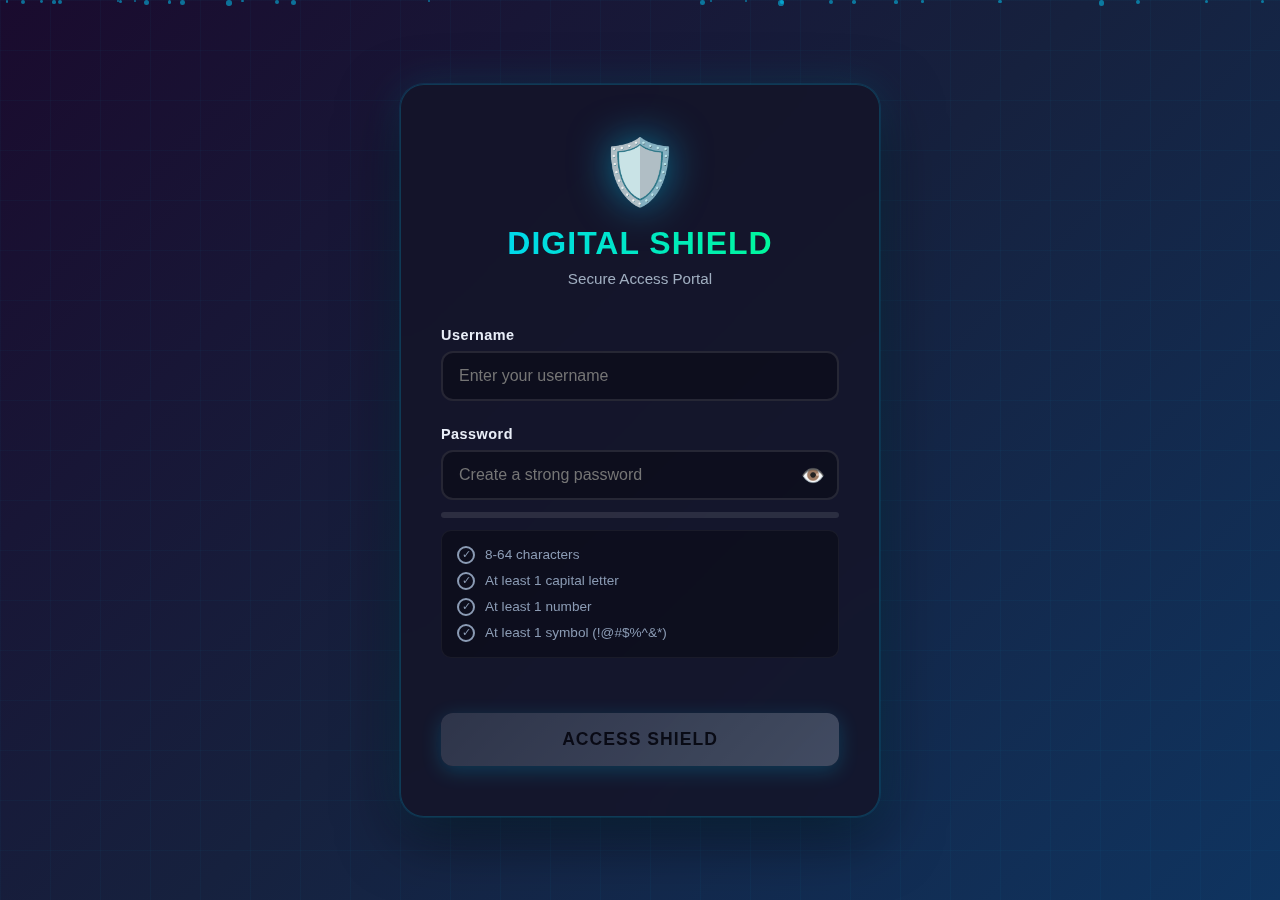
<file: signup.html>
<!DOCTYPE html>
<html lang="en">
<head>
  <meta charset="UTF-8">
  <meta name="viewport" content="width=device-width, initial-scale=1.0">
  <title>Digital Shield - Secure Access</title>
  <style>
    * {
      box-sizing: border-box;
      margin: 0;
      padding: 0;
    }

    body {
      font-family: 'Inter', 'Segoe UI', sans-serif;
      background: linear-gradient(135deg, #1a0b2e 0%, #16213e 50%, #0f3460 100%);
      min-height: 100vh;
      display: flex;
      align-items: center;
      justify-content: center;
      color: #fff;
      overflow: hidden;
      position: relative;
    }

    /* Animated background particles */
    .particles {
      position: absolute;
      top: 0;
      left: 0;
      width: 100%;
      height: 100%;
      overflow: hidden;
      z-index: 0;
    }

    .particle {
      position: absolute;
      background: rgba(0, 209, 255, 0.5);
      border-radius: 50%;
      animation: float 15s infinite ease-in-out;
    }

    @keyframes float {
      0%, 100% { transform: translateY(0) translateX(0); opacity: 0; }
      10% { opacity: 1; }
      90% { opacity: 1; }
      100% { transform: translateY(-100vh) translateX(50px); opacity: 0; }
    }

    /* Security grid background */
    .grid-bg {
      position: absolute;
      top: 0;
      left: 0;
      width: 100%;
      height: 100%;
      background-image: 
        linear-gradient(rgba(0, 209, 255, 0.03) 1px, transparent 1px),
        linear-gradient(90deg, rgba(0, 209, 255, 0.03) 1px, transparent 1px);
      background-size: 50px 50px;
      animation: gridMove 20s linear infinite;
      z-index: 0;
    }

    @keyframes gridMove {
      0% { transform: translate(0, 0); }
      100% { transform: translate(50px, 50px); }
    }

    /* Main container */
    .signup-container {
      position: relative;
      z-index: 1;
      width: 90%;
      max-width: 480px;
      background: rgba(20, 20, 40, 0.85);
      border-radius: 24px;
      padding: 50px 40px;
      backdrop-filter: blur(20px);
      border: 1px solid rgba(0, 209, 255, 0.2);
      box-shadow: 
        0 0 0 1px rgba(0, 209, 255, 0.1),
        0 20px 60px rgba(0, 0, 0, 0.5),
        0 0 40px rgba(0, 209, 255, 0.15);
      animation: containerEntry 0.6s cubic-bezier(0.175, 0.885, 0.32, 1.275);
    }

    @keyframes containerEntry {
      from {
        opacity: 0;
        transform: translateY(30px) scale(0.9);
      }
      to {
        opacity: 1;
        transform: translateY(0) scale(1);
      }
    }

    /* Header */
    .header {
      text-align: center;
      margin-bottom: 40px;
    }

    .shield-icon {
      font-size: 4rem;
      margin-bottom: 15px;
      display: inline-block;
      animation: shieldPulse 3s ease-in-out infinite;
      filter: drop-shadow(0 0 20px rgba(0, 209, 255, 0.5));
    }

    @keyframes shieldPulse {
      0%, 100% { transform: scale(1); }
      50% { transform: scale(1.1); }
    }

    .title {
      font-size: 2rem;
      font-weight: 900;
      background: linear-gradient(90deg, #00d1ff, #00ff88);
      -webkit-background-clip: text;
      background-clip: text;
      color: transparent;
      margin-bottom: 8px;
      letter-spacing: 1px;
    }

    .subtitle {
      color: #a0aec0;
      font-size: 0.95rem;
    }

    /* Form */
    .form-group {
      margin-bottom: 25px;
    }

    label {
      display: block;
      margin-bottom: 8px;
      font-weight: 600;
      color: #e9eef8;
      font-size: 0.9rem;
      letter-spacing: 0.5px;
    }

    .input-wrapper {
      position: relative;
    }

    input {
      width: 100%;
      padding: 14px 16px;
      border-radius: 12px;
      border: 2px solid rgba(255, 255, 255, 0.1);
      background: rgba(0, 0, 0, 0.3);
      color: #fff;
      font-size: 1rem;
      transition: all 0.3s ease;
      outline: none;
    }

    input:focus {
      border-color: #00d1ff;
      box-shadow: 0 0 0 3px rgba(0, 209, 255, 0.1);
      background: rgba(0, 0, 0, 0.5);
    }

    input.error {
      border-color: #ff0055;
      animation: shake 0.5s;
    }

    @keyframes shake {
      0%, 100% { transform: translateX(0); }
      25% { transform: translateX(-10px); }
      75% { transform: translateX(10px); }
    }

    input.success {
      border-color: #00ff88;
    }

    /* Password strength bar */
    .strength-meter {
      margin-top: 12px;
      height: 6px;
      background: rgba(255, 255, 255, 0.1);
      border-radius: 3px;
      overflow: hidden;
      position: relative;
    }

    .strength-bar {
      height: 100%;
      width: 0%;
      transition: all 0.3s ease;
      border-radius: 3px;
    }

    .strength-bar.weak {
      width: 33%;
      background: linear-gradient(90deg, #ff0055, #ff4444);
    }

    .strength-bar.medium {
      width: 66%;
      background: linear-gradient(90deg, #fbbf24, #f59e0b);
    }

    .strength-bar.strong {
      width: 100%;
      background: linear-gradient(90deg, #00ff88, #00d1ff);
      box-shadow: 0 0 10px rgba(0, 255, 136, 0.5);
    }

    .strength-text {
      margin-top: 8px;
      font-size: 0.85rem;
      font-weight: 600;
      text-align: right;
    }

    .strength-text.weak { color: #ff0055; }
    .strength-text.medium { color: #fbbf24; }
    .strength-text.strong { color: #00ff88; }

    /* Requirements checklist */
    .requirements {
      margin-top: 12px;
      padding: 15px;
      background: rgba(0, 0, 0, 0.3);
      border-radius: 10px;
      border: 1px solid rgba(255, 255, 255, 0.05);
    }

    .requirement {
      display: flex;
      align-items: center;
      gap: 10px;
      font-size: 0.85rem;
      color: #8b9bb4;
      margin-bottom: 8px;
      transition: all 0.3s ease;
    }

    .requirement:last-child {
      margin-bottom: 0;
    }

    .requirement-icon {
      width: 18px;
      height: 18px;
      border-radius: 50%;
      border: 2px solid #8b9bb4;
      display: flex;
      align-items: center;
      justify-content: center;
      font-size: 0.7rem;
      transition: all 0.3s ease;
    }

    .requirement.met {
      color: #00ff88;
    }

    .requirement.met .requirement-icon {
      border-color: #00ff88;
      background: #00ff88;
      color: #000;
    }

    /* Toggle password visibility */
    .toggle-password {
      position: absolute;
      right: 14px;
      top: 50%;
      transform: translateY(-50%);
      cursor: pointer;
      font-size: 1.2rem;
      color: #8b9bb4;
      transition: color 0.3s ease;
    }

    .toggle-password:hover {
      color: #00d1ff;
    }

    /* Submit button */
    .submit-btn {
      width: 100%;
      padding: 16px;
      border-radius: 12px;
      border: none;
      background: linear-gradient(135deg, #00d1ff, #00ff88);
      color: #000;
      font-size: 1.1rem;
      font-weight: 800;
      letter-spacing: 1px;
      cursor: pointer;
      transition: all 0.3s cubic-bezier(0.175, 0.885, 0.32, 1.275);
      box-shadow: 0 5px 20px rgba(0, 209, 255, 0.4);
      margin-top: 30px;
    }

    .submit-btn:hover:not(:disabled) {
      transform: translateY(-3px);
      box-shadow: 0 8px 30px rgba(0, 255, 136, 0.6);
    }

    .submit-btn:active:not(:disabled) {
      transform: translateY(-1px);
    }

    .submit-btn:disabled {
      opacity: 0.5;
      cursor: not-allowed;
      background: linear-gradient(135deg, #4a5568, #718096);
    }

    /* Error message */
    .error-message {
      margin-top: 10px;
      padding: 12px;
      background: rgba(255, 0, 85, 0.1);
      border: 1px solid rgba(255, 0, 85, 0.3);
      border-radius: 8px;
      color: #ff0055;
      font-size: 0.85rem;
      display: none;
      animation: slideDown 0.3s ease;
    }

    @keyframes slideDown {
      from {
        opacity: 0;
        transform: translateY(-10px);
      }
      to {
        opacity: 1;
        transform: translateY(0);
      }
    }

    .error-message.show {
      display: block;
    }

    /* Success screen */
    .success-screen {
      display: none;
      text-align: center;
      animation: successEntry 0.6s cubic-bezier(0.175, 0.885, 0.32, 1.275);
    }

    @keyframes successEntry {
      from {
        opacity: 0;
        transform: scale(0.8);
      }
      to {
        opacity: 1;
        transform: scale(1);
      }
    }

    .success-screen.show {
      display: block;
    }

    .success-icon {
      font-size: 5rem;
      margin-bottom: 20px;
      animation: successPulse 1s ease-in-out;
    }

    @keyframes successPulse {
      0% { transform: scale(0); opacity: 0; }
      50% { transform: scale(1.2); }
      100% { transform: scale(1); opacity: 1; }
    }

    .success-title {
      font-size: 2rem;
      font-weight: 900;
      color: #00ff88;
      margin-bottom: 15px;
    }

    .success-message {
      color: #a0aec0;
      font-size: 1.1rem;
      margin-bottom: 30px;
    }

    .redirect-btn {
      display: inline-block;
      padding: 14px 40px;
      border-radius: 12px;
      background: linear-gradient(135deg, #00d1ff, #00ff88);
      color: #000;
      text-decoration: none;
      font-weight: 700;
      letter-spacing: 1px;
      transition: all 0.3s ease;
      box-shadow: 0 5px 20px rgba(0, 209, 255, 0.4);
    }

    .redirect-btn:hover {
      transform: translateY(-3px);
      box-shadow: 0 8px 30px rgba(0, 255, 136, 0.6);
    }

    /* Loading spinner */
    .loading {
      display: none;
      margin-top: 15px;
      text-align: center;
    }

    .spinner {
      border: 3px solid rgba(255, 255, 255, 0.1);
      border-top: 3px solid #00d1ff;
      border-radius: 50%;
      width: 40px;
      height: 40px;
      animation: spin 1s linear infinite;
      margin: 0 auto;
    }

    @keyframes spin {
      0% { transform: rotate(0deg); }
      100% { transform: rotate(360deg); }
    }

    .loading-text {
      margin-top: 10px;
      color: #a0aec0;
      font-size: 0.9rem;
    }

    /* Responsive */
    @media (max-width: 600px) {
      .signup-container {
        padding: 40px 25px;
      }

      .title {
        font-size: 1.6rem;
      }

      .shield-icon {
        font-size: 3rem;
      }
    }
  </style>
</head>
<body>
  <!-- Background effects -->
  <div class="grid-bg"></div>
  <div class="particles" id="particles"></div>

  <!-- Main container -->
  <div class="signup-container">
    <!-- Form section -->
    <div id="formSection">
      <div class="header">
        <div class="shield-icon">🛡️</div>
        <h1 class="title">DIGITAL SHIELD</h1>
        <p class="subtitle">Secure Access Portal</p>
      </div>

      <form id="signupForm">
        <div class="form-group">
          <label for="username">Username</label>
          <div class="input-wrapper">
            <input type="text" id="username" placeholder="Enter your username" required>
          </div>
        </div>

        <div class="form-group">
          <label for="password">Password</label>
          <div class="input-wrapper">
            <input type="password" id="password" placeholder="Create a strong password" required>
            <span class="toggle-password" id="togglePassword">👁️</span>
          </div>
          
          <div class="strength-meter">
            <div class="strength-bar" id="strengthBar"></div>
          </div>
          <div class="strength-text" id="strengthText"></div>

          <div class="requirements">
            <div class="requirement" id="req-length">
              <span class="requirement-icon">✓</span>
              <span>8-64 characters</span>
            </div>
            <div class="requirement" id="req-capital">
              <span class="requirement-icon">✓</span>
              <span>At least 1 capital letter</span>
            </div>
            <div class="requirement" id="req-number">
              <span class="requirement-icon">✓</span>
              <span>At least 1 number</span>
            </div>
            <div class="requirement" id="req-symbol">
              <span class="requirement-icon">✓</span>
              <span>At least 1 symbol (!@#$%^&*)</span>
            </div>
          </div>
        </div>

        <div class="error-message" id="errorMessage"></div>

        <button type="submit" class="submit-btn" id="submitBtn" disabled>
          ACCESS SHIELD
        </button>

        <div class="loading" id="loading">
          <div class="spinner"></div>
          <div class="loading-text">Verifying credentials...</div>
        </div>
      </form>
    </div>

    <!-- Success section -->
    <div class="success-screen" id="successScreen">
      <div class="success-icon">✅</div>
      <h2 class="success-title">Access Granted!</h2>
      <p class="success-message">Your credentials have been verified. Welcome to The Digital Shield.</p>
      <a href="index.html" class="redirect-btn">ENTER SITE</a>
    </div>
  </div>

  <script>
    // Generate floating particles
    const particlesContainer = document.getElementById('particles');
    for (let i = 0; i < 30; i++) {
      const particle = document.createElement('div');
      particle.className = 'particle';
      particle.style.width = Math.random() * 4 + 2 + 'px';
      particle.style.height = particle.style.width;
      particle.style.left = Math.random() * 100 + '%';
      particle.style.animationDelay = Math.random() * 15 + 's';
      particle.style.animationDuration = (Math.random() * 10 + 10) + 's';
      particlesContainer.appendChild(particle);
    }

    // Form elements
    const form = document.getElementById('signupForm');
    const usernameInput = document.getElementById('username');
    const passwordInput = document.getElementById('password');
    const togglePassword = document.getElementById('togglePassword');
    const strengthBar = document.getElementById('strengthBar');
    const strengthText = document.getElementById('strengthText');
    const submitBtn = document.getElementById('submitBtn');
    const errorMessage = document.getElementById('errorMessage');
    const formSection = document.getElementById('formSection');
    const successScreen = document.getElementById('successScreen');
    const loading = document.getElementById('loading');

    // Requirements elements
    const reqLength = document.getElementById('req-length');
    const reqCapital = document.getElementById('req-capital');
    const reqNumber = document.getElementById('req-number');
    const reqSymbol = document.getElementById('req-symbol');

    // Toggle password visibility
    togglePassword.addEventListener('click', () => {
      const type = passwordInput.type === 'password' ? 'text' : 'password';
      passwordInput.type = type;
      togglePassword.textContent = type === 'password' ? '👁️' : '🙈';
    });

    // Password strength checker
    passwordInput.addEventListener('input', () => {
      const password = passwordInput.value;
      const requirements = checkRequirements(password);
      updateStrengthBar(requirements);
      updateRequirementsList(requirements);
      validateForm();
    });

    function checkRequirements(password) {
      return {
        length: password.length >= 8 && password.length <= 64,
        capital: /[A-Z]/.test(password),
        number: /[0-9]/.test(password),
        symbol: /[!@#$%^&*()_+\-=\[\]{};':"\\|,.<>\/?]/.test(password)
      };
    }

    function updateStrengthBar(requirements) {
      const metCount = Object.values(requirements).filter(Boolean).length;
      const password = passwordInput.value;

      strengthBar.className = 'strength-bar';
      strengthText.className = 'strength-text';

      if (password.length === 0) {
        strengthBar.classList.remove('weak', 'medium', 'strong');
        strengthText.textContent = '';
        return;
      }

      if (metCount <= 2) {
        strengthBar.classList.add('weak');
        strengthText.classList.add('weak');
        strengthText.textContent = '⚠️ Weak Password';
      } else if (metCount === 3) {
        strengthBar.classList.add('medium');
        strengthText.classList.add('medium');
        strengthText.textContent = '⚡ Medium Strength';
      } else if (metCount === 4) {
        strengthBar.classList.add('strong');
        strengthText.classList.add('strong');
        strengthText.textContent = '✓ Strong Password';
      }
    }

    function updateRequirementsList(requirements) {
      reqLength.classList.toggle('met', requirements.length);
      reqCapital.classList.toggle('met', requirements.capital);
      reqNumber.classList.toggle('met', requirements.number);
      reqSymbol.classList.toggle('met', requirements.symbol);
    }

    function validateForm() {
      const username = usernameInput.value.trim();
      const password = passwordInput.value;
      const requirements = checkRequirements(password);
      const allMet = Object.values(requirements).every(Boolean);

      submitBtn.disabled = !(username.length > 0 && allMet);
    }

    usernameInput.addEventListener('input', validateForm);

    // Form submission
    form.addEventListener('submit', (e) => {
      e.preventDefault();
      
      const username = usernameInput.value.trim();
      const password = passwordInput.value;
      const requirements = checkRequirements(password);

      if (!Object.values(requirements).every(Boolean)) {
        showError('Please meet all password requirements');
        passwordInput.classList.add('error');
        setTimeout(() => passwordInput.classList.remove('error'), 500);
        return;
      }

      if (username.length === 0) {
        showError('Please enter a username');
        usernameInput.classList.add('error');
        setTimeout(() => usernameInput.classList.remove('error'), 500);
        return;
      }

      // Show loading
      submitBtn.style.display = 'none';
      loading.style.display = 'block';

      // Simulate verification delay
      setTimeout(() => {
        // Store credentials in session (for demo purposes)
        sessionStorage.setItem('digitalShieldUser', username);
        
        // Show success screen
        formSection.style.display = 'none';
        successScreen.classList.add('show');
      }, 2000);
    });

    function showError(message) {
      errorMessage.textContent = message;
      errorMessage.classList.add('show');
      setTimeout(() => {
        errorMessage.classList.remove('show');
      }, 3000);
    }

    // Add input success animation
    usernameInput.addEventListener('blur', () => {
      if (usernameInput.value.trim().length > 0) {
        usernameInput.classList.add('success');
      } else {
        usernameInput.classList.remove('success');
      }
    });
  </script>
</body>
</html>
</file>
